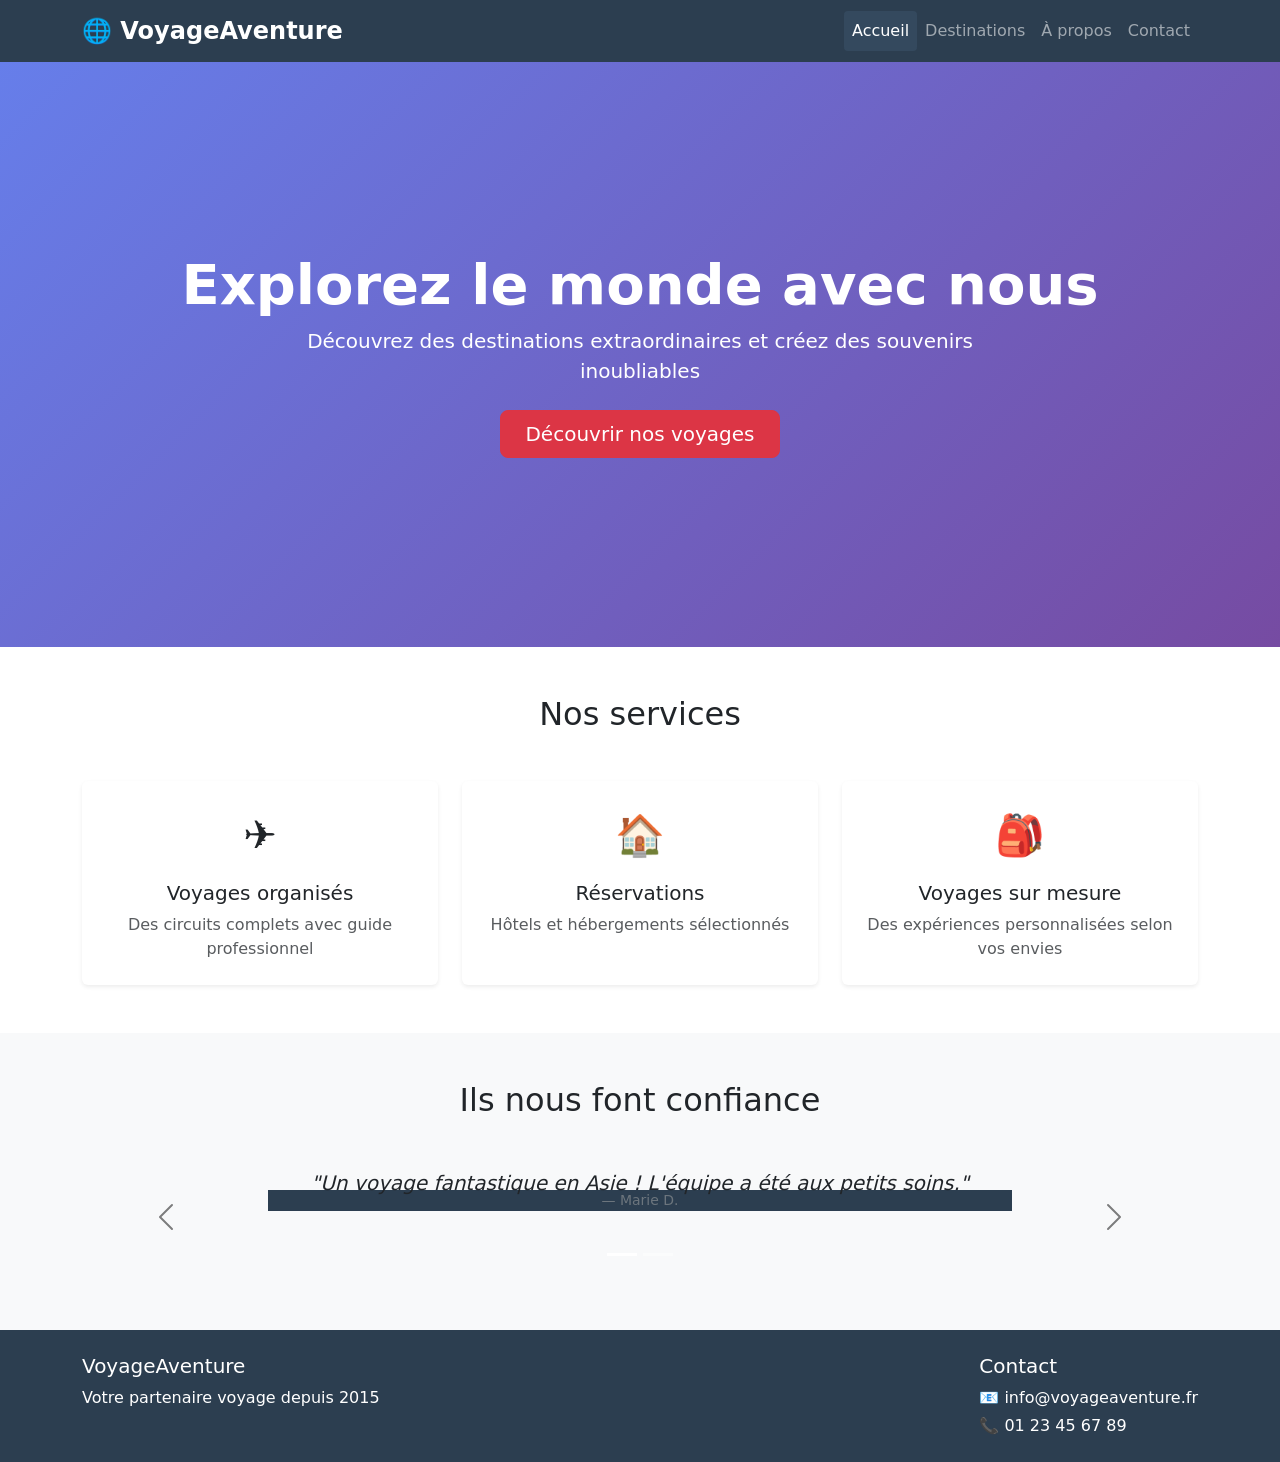
<file: index.html>
<!DOCTYPE html>
<html lang="fr">
<head>
  <meta charset="UTF-8">
  <meta name="viewport" content="width=device-width, initial-scale=1.0">
  <title>VoyageAventure - Accueil</title>

  <link rel="stylesheet" href="https://cdn.jsdelivr.net/npm/bootstrap@5.3.3/dist/css/bootstrap.min.css">
  <link rel="stylesheet" href="css/commun.css">
  <link rel="stylesheet" href="css/accueil.css">
</head>
<body>

  <!-- NAVIGATION : composant partagé, identique sur les 4 pages -->
  <header>
    <nav class="navbar navbar-expand-lg navbar-dark sticky-top">
      <div class="container">
        <a class="navbar-brand" href="index.html">&#127760; VoyageAventure</a>

        <button class="navbar-toggler" type="button" data-bs-toggle="collapse"
                data-bs-target="#navPrincipale" aria-controls="navPrincipale"
                aria-expanded="false" aria-label="Basculer la navigation">
          <span class="navbar-toggler-icon"></span>
        </button>

        <div class="collapse navbar-collapse" id="navPrincipale">
          <ul class="navbar-nav ms-auto">
            <li class="nav-item">
              <a class="nav-link active" aria-current="page" href="index.html">Accueil</a>
            </li>
            <li class="nav-item">
              <a class="nav-link" href="destinations.html">Destinations</a>
            </li>
            <li class="nav-item">
              <a class="nav-link" href="apropos.html">À propos</a>
            </li>
            <li class="nav-item">
              <a class="nav-link" href="contact.html">Contact</a>
            </li>
          </ul>
        </div>
      </div>
    </nav>
  </header>

  <main>

    <!-- HERO -->
    <section class="hero d-flex align-items-center text-center text-white">
      <div class="container py-5">
        <h1 class="display-4 fw-bold">Explorez le monde avec nous</h1>
        <p class="lead col-lg-8 mx-auto mb-4">
          Découvrez des destinations extraordinaires et créez des souvenirs inoubliables
        </p>
        <a href="destinations.html" class="btn btn-danger btn-lg px-4">Découvrir nos voyages</a>
      </div>
    </section>

    <!-- SERVICES : Bootstrap cards -->
    <section class="py-5">
      <div class="container">
        <h2 class="text-center mb-5">Nos services</h2>
        <div class="row g-4 justify-content-center">

          <div class="col-sm-8 col-md-4">
            <div class="card service-card h-100 text-center border-0 shadow-sm">
              <div class="card-body p-4">
                <div class="fs-1 mb-3">&#9992;&#65039;</div>
                <h3 class="card-title h5">Voyages organisés</h3>
                <p class="card-text text-muted">Des circuits complets avec guide professionnel</p>
              </div>
            </div>
          </div>

          <div class="col-sm-8 col-md-4">
            <div class="card service-card h-100 text-center border-0 shadow-sm">
              <div class="card-body p-4">
                <div class="fs-1 mb-3">&#127968;</div>
                <h3 class="card-title h5">Réservations</h3>
                <p class="card-text text-muted">Hôtels et hébergements sélectionnés</p>
              </div>
            </div>
          </div>

          <div class="col-sm-8 col-md-4">
            <div class="card service-card h-100 text-center border-0 shadow-sm">
              <div class="card-body p-4">
                <div class="fs-1 mb-3">&#127890;</div>
                <h3 class="card-title h5">Voyages sur mesure</h3>
                <p class="card-text text-muted">Des expériences personnalisées selon vos envies</p>
              </div>
            </div>
          </div>

        </div>
      </div>
    </section>

    <!-- TÉMOIGNAGES : Bootstrap carousel (le composant JS demandé) -->
    <section class="py-5 bg-light">
      <div class="container">
        <h2 class="text-center mb-5">Ils nous font confiance</h2>

        <div id="carouselTemoignages" class="carousel slide" data-bs-ride="carousel">
          <div class="carousel-inner">

            <div class="carousel-item active">
              <blockquote class="text-center mx-auto col-lg-8">
                <p class="fs-5 fst-italic mb-2">
                  "Un voyage fantastique en Asie ! L'équipe a été aux petits soins."
                </p>
                <footer class="blockquote-footer">Marie D.</footer>
              </blockquote>
            </div>

            <div class="carousel-item">
              <blockquote class="text-center mx-auto col-lg-8">
                <p class="fs-5 fst-italic mb-2">
                  "Service impeccable, je recommande vivement !"
                </p>
                <footer class="blockquote-footer">Pierre L.</footer>
              </blockquote>
            </div>

          </div>

          <button class="carousel-control-prev" type="button"
                  data-bs-target="#carouselTemoignages" data-bs-slide="prev">
            <span class="carousel-control-prev-icon" aria-hidden="true"></span>
            <span class="visually-hidden">Témoignage précédent</span>
          </button>
          <button class="carousel-control-next" type="button"
                  data-bs-target="#carouselTemoignages" data-bs-slide="next">
            <span class="carousel-control-next-icon" aria-hidden="true"></span>
            <span class="visually-hidden">Témoignage suivant</span>
          </button>

          <div class="carousel-indicators position-relative mt-3">
            <button type="button" data-bs-target="#carouselTemoignages" data-bs-slide-to="0"
                    class="active" aria-current="true" aria-label="Témoignage 1"></button>
            <button type="button" data-bs-target="#carouselTemoignages" data-bs-slide-to="1"
                    aria-label="Témoignage 2"></button>
          </div>
        </div>
      </div>
    </section>

  </main>

  <!-- FOOTER : composant partagé, identique sur les 4 pages -->
  <footer class="text-white py-4">
    <div class="container d-flex flex-wrap justify-content-between gap-4">
      <div>
        <h3 class="h5">VoyageAventure</h3>
        <p class="mb-0">Votre partenaire voyage depuis 2015</p>
      </div>
      <div>
        <h3 class="h5">Contact</h3>
        <p class="mb-1">&#128231; info@voyageaventure.fr</p>
        <p class="mb-0">&#128222; 01 23 45 67 89</p>
      </div>
    </div>
  </footer>

  <script src="https://cdn.jsdelivr.net/npm/bootstrap@5.3.3/dist/js/bootstrap.bundle.min.js"></script>
</body>
</html>
</file>
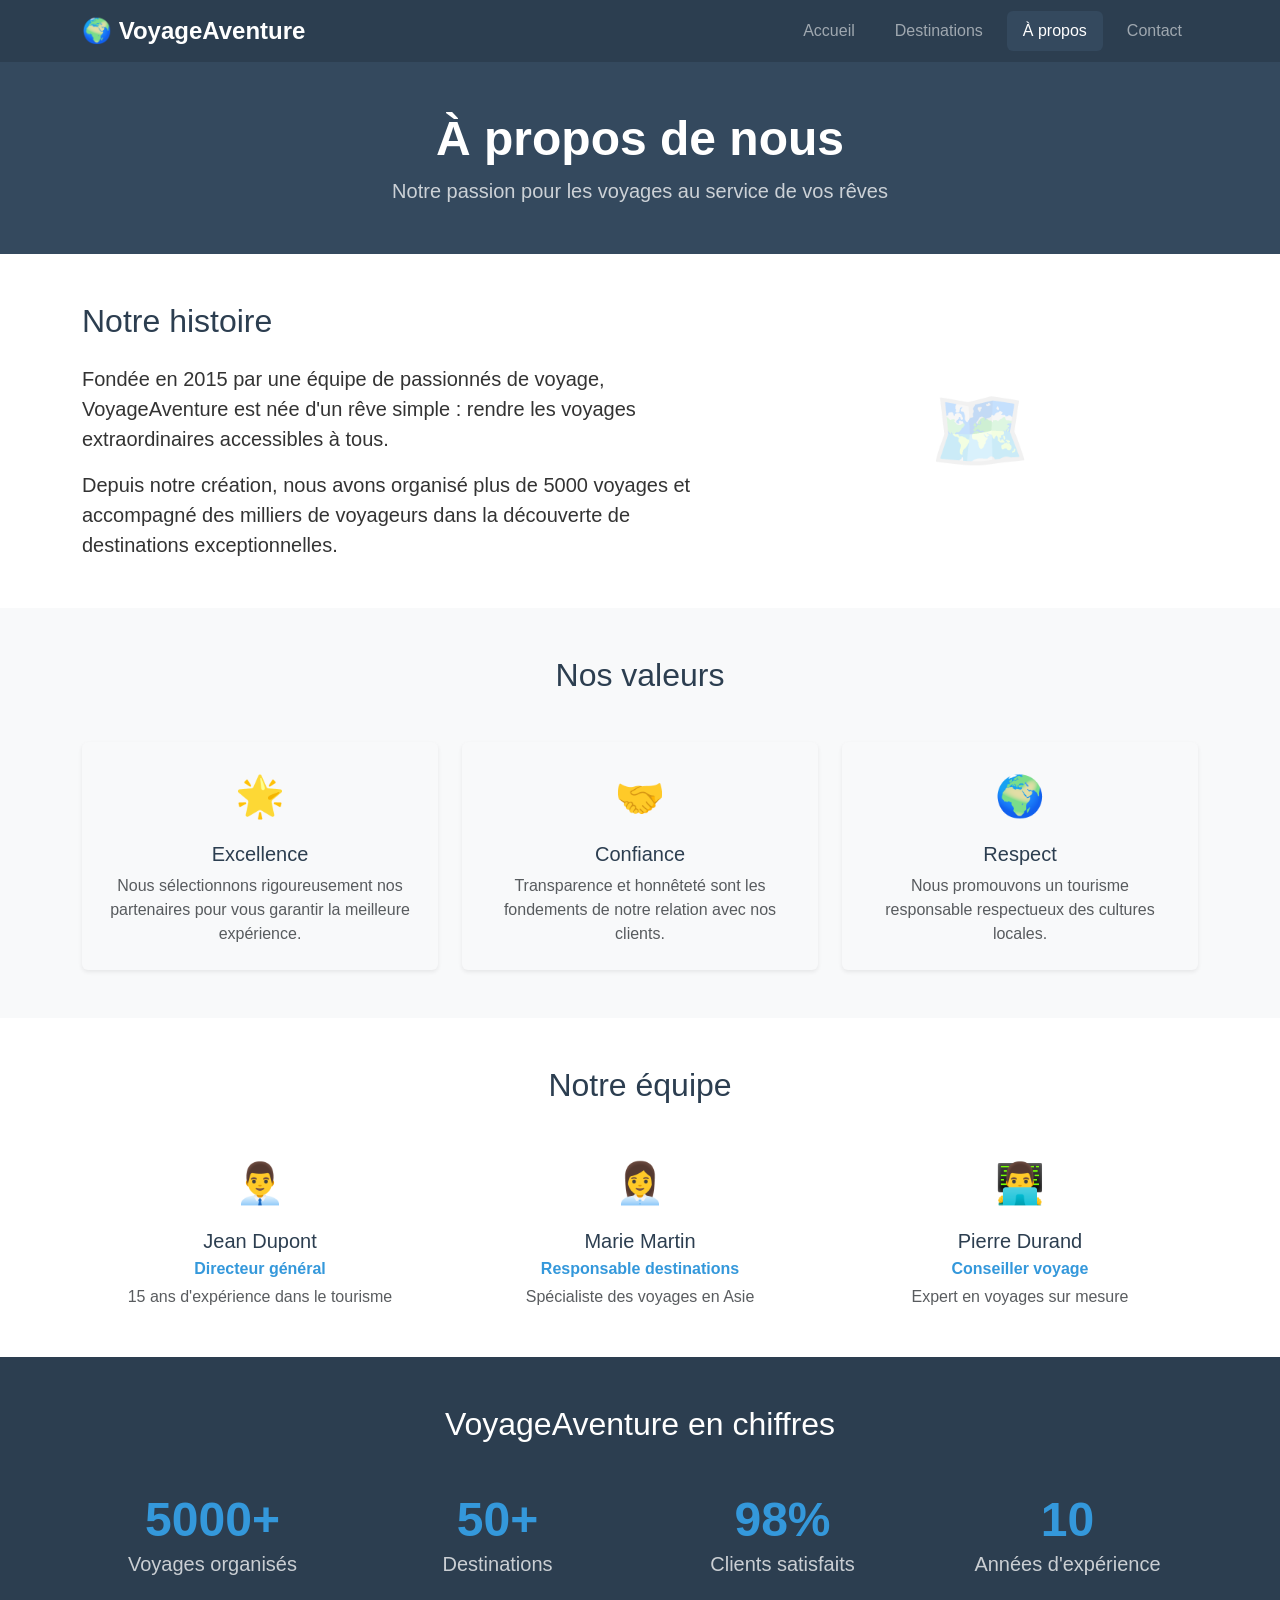
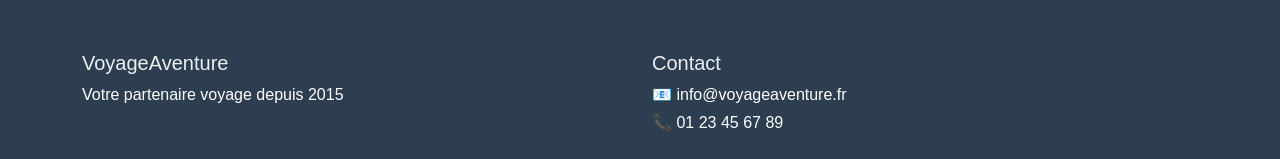
<file: apropos.html>
<!DOCTYPE html>
<html lang="fr">
<head>
    <meta charset="UTF-8">
    <meta name="viewport" content="width=device-width, initial-scale=1.0">
    <title>VoyageAventure - À propos</title>
    <link href="https://cdn.jsdelivr.net/npm/bootstrap@5.3.8/dist/css/bootstrap.min.css" rel="stylesheet" integrity="sha384-sRIl4kxILFvY47J16cr9ZwB07vP4J8+LH7qKQnuqkuIAvNWLzeN8tE5YBujZqJLB" crossorigin="anonymous">
    <style>
        :root {
            --bs-primary: #3498db;
            --bs-primary-rgb: 52, 152, 219;
            --bs-secondary: #34495e;
            --bs-secondary-rgb: 52, 73, 94;
            --bs-dark: #2c3e50;
            --bs-dark-rgb: 44, 62, 80;
            --bs-success: #27ae60;
            --bs-success-rgb: 39, 174, 96;
            --bs-danger: #e74c3c;
            --bs-danger-rgb: 231, 76, 60;
            --bs-light: #ecf0f1;
            --bs-light-rgb: 236, 240, 241;
            --bs-body-bg: #f8f9fa;
            --bs-body-color: #333;
            --bs-body-font-family: Arial, sans-serif;
            --bs-link-color: var(--bs-primary);
        }
        .btn-danger {
            --bs-btn-bg: var(--bs-danger);
            --bs-btn-border-color: var(--bs-danger);
            --bs-btn-hover-bg: #c0392b;
            --bs-btn-hover-border-color: #c0392b;
        }
        .btn-success {
            --bs-btn-bg: var(--bs-success);
            --bs-btn-border-color: var(--bs-success);
            --bs-btn-hover-bg: #219a52;
            --bs-btn-hover-border-color: #219a52;
        }
        .navbar-dark .nav-link.active { 
            background-color: var(--bs-secondary); 
            border-radius: .375rem; 
        }
    </style>
</head>
<body>
    <nav class="navbar navbar-expand-lg navbar-dark bg-dark sticky-top">
        <div class="container">
            <a class="navbar-brand fw-bold fs-4" href="index.html">🌍 VoyageAventure</a>
            <button class="navbar-toggler" type="button" data-bs-toggle="collapse" data-bs-target="#mainNav">
                <span class="navbar-toggler-icon"></span>
            </button>
            <div class="collapse navbar-collapse" id="mainNav">
                <ul class="navbar-nav ms-auto gap-lg-2">
                    <li class="nav-item"><a href="index.html" class="nav-link px-3">Accueil</a></li>
                    <li class="nav-item"><a href="destinations.html" class="nav-link px-3">Destinations</a></li>
                    <li class="nav-item"><a href="apropos.html" class="nav-link active px-3">À propos</a></li>
                    <li class="nav-item"><a href="contact.html" class="nav-link px-3">Contact</a></li>
                </ul>
            </div>
        </div>
    </nav>

    <header class="bg-secondary text-white text-center py-5">
        <div class="container">
            <h1 class="display-5 fw-bold">À propos de nous</h1>
            <p class="fs-5 opacity-75 mb-0">Notre passion pour les voyages au service de vos rêves</p>
        </div>
    </header>

    <section class="bg-white py-5">
        <div class="container">
            <div class="row align-items-center g-5">
                <div class="col-lg-7">
                    <h2 class="mb-4 text-dark">Notre histoire</h2>
                    <p class="fs-5 mb-3">Fondée en 2015 par une équipe de passionnés de voyage, VoyageAventure est née d'un rêve simple : rendre les voyages extraordinaires accessibles à tous.</p>
                    <p class="fs-5 mb-0">Depuis notre création, nous avons organisé plus de 5000 voyages et accompagné des milliers de voyageurs dans la découverte de destinations exceptionnelles.</p>
                </div>
                <div class="col-lg-5 text-center">
                    <span class="display-1 opacity-25">🗺️</span>
                </div>
            </div>
        </div>
    </section>

    <section class="py-5" style="background-color: var(--bs-body-bg);">
        <div class="container">
            <h2 class="text-center text-dark mb-5">Nos valeurs</h2>
            <div class="row g-4">
                <div class="col-md-4">
                    <div class="card h-100 shadow-sm text-center p-4 border-0">
                        <div class="fs-1 mb-3">🌟</div>
                        <h3 class="h5 text-dark">Excellence</h3>
                        <p class="text-body-secondary mb-0">Nous sélectionnons rigoureusement nos partenaires pour vous garantir la meilleure expérience.</p>
                    </div>
                </div>
                <div class="col-md-4">
                    <div class="card h-100 shadow-sm text-center p-4 border-0">
                        <div class="fs-1 mb-3">🤝</div>
                        <h3 class="h5 text-dark">Confiance</h3>
                        <p class="text-body-secondary mb-0">Transparence et honnêteté sont les fondements de notre relation avec nos clients.</p>
                    </div>
                </div>
                <div class="col-md-4">
                    <div class="card h-100 shadow-sm text-center p-4 border-0">
                        <div class="fs-1 mb-3">🌍</div>
                        <h3 class="h5 text-dark">Respect</h3>
                        <p class="text-body-secondary mb-0">Nous promouvons un tourisme responsable respectueux des cultures locales.</p>
                    </div>
                </div>
            </div>
        </div>
    </section>

    <section class="bg-white py-5">
        <div class="container">
            <h2 class="text-center text-dark mb-5">Notre équipe</h2>
            <div class="row g-4">
                <div class="col-md-4 text-center">
                    <div class="fs-1 mb-3">👨‍💼</div>
                    <h3 class="h5 text-dark mb-1">Jean Dupont</h3>
                    <p class="text-primary fw-bold mb-1">Directeur général</p>
                    <p class="text-body-secondary mb-0">15 ans d'expérience dans le tourisme</p>
                </div>
                <div class="col-md-4 text-center">
                    <div class="fs-1 mb-3">👩‍💼</div>
                    <h3 class="h5 text-dark mb-1">Marie Martin</h3>
                    <p class="text-primary fw-bold mb-1">Responsable destinations</p>
                    <p class="text-body-secondary mb-0">Spécialiste des voyages en Asie</p>
                </div>
                <div class="col-md-4 text-center">
                    <div class="fs-1 mb-3">👨‍💻</div>
                    <h3 class="h5 text-dark mb-1">Pierre Durand</h3>
                    <p class="text-primary fw-bold mb-1">Conseiller voyage</p>
                    <p class="text-body-secondary mb-0">Expert en voyages sur mesure</p>
                </div>
            </div>
        </div>
    </section>

    <section class="bg-dark text-white py-5">
        <div class="container">
            <h2 class="text-center text-white mb-5">VoyageAventure en chiffres</h2>
            <div class="row g-4 text-center">
                <div class="col-6 col-md-3">
                    <div class="display-5 fw-bold text-primary">5000+</div>
                    <div class="fs-5 opacity-75">Voyages organisés</div>
                </div>
                <div class="col-6 col-md-3">
                    <div class="display-5 fw-bold text-primary">50+</div>
                    <div class="fs-5 opacity-75">Destinations</div>
                </div>
                <div class="col-6 col-md-3">
                    <div class="display-5 fw-bold text-primary">98%</div>
                    <div class="fs-5 opacity-75">Clients satisfaits</div>
                </div>
                <div class="col-6 col-md-3">
                    <div class="display-5 fw-bold text-primary">10</div>
                    <div class="fs-5 opacity-75">Années d'expérience</div>
                </div>
            </div>
        </div>
    </section>

    <footer class="bg-dark text-white py-4">
        <div class="container">
            <div class="row g-4">
                <div class="col-md-6">
                    <h3 class="h5 text-light">VoyageAventure</h3>
                    <p class="mb-0">Votre partenaire voyage depuis 2015</p>
                </div>
                <div class="col-md-6">
                    <h3 class="h5 text-light">Contact</h3>
                    <p class="mb-1">📧 info@voyageaventure.fr</p>
                    <p class="mb-0">📞 01 23 45 67 89</p>
                </div>
            </div>
        </div>
    </footer>

    <script src="https://cdn.jsdelivr.net/npm/bootstrap@5.3.8/dist/js/bootstrap.bundle.min.js" integrity="sha384-FKyoEForCGlyvwx9Hj09JcYn3nv7wiPVlz7YYwJrWVcXK/BmnVDxM+D2scQbITxI" crossorigin="anonymous"></script>
</body>
</html>
</file>
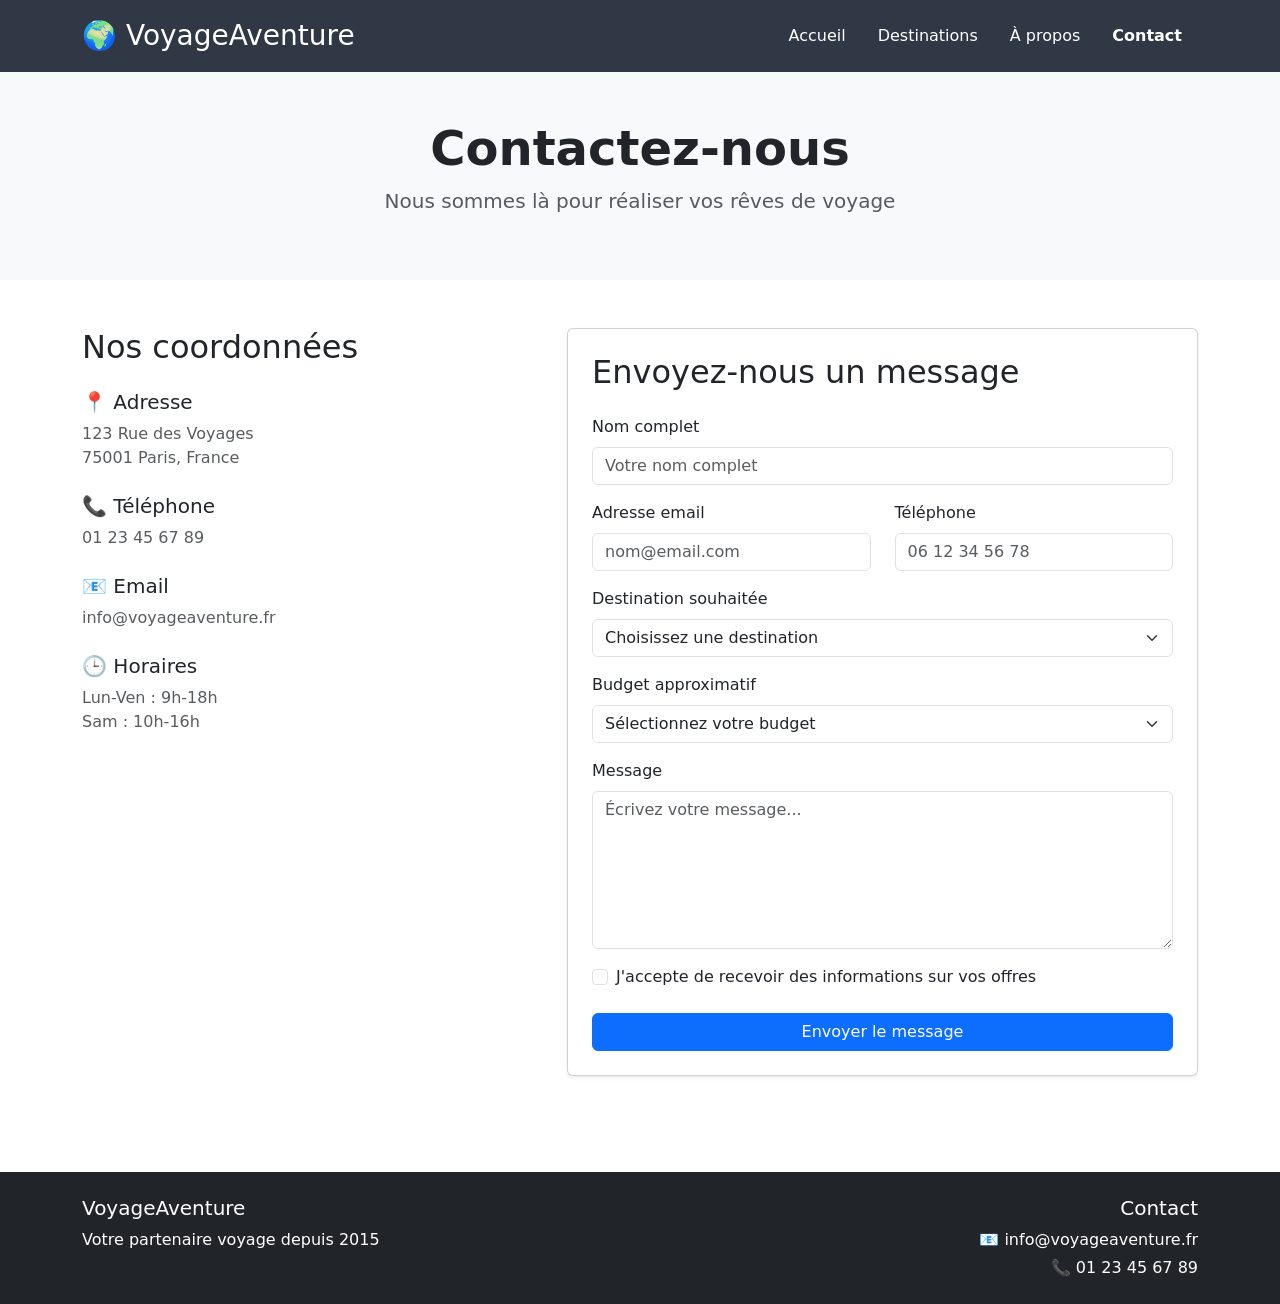
<file: contact.html>
<!DOCTYPE html>
<html lang="fr">

<head>
    <meta charset="UTF-8">
    <meta name="viewport" content="width=device-width, initial-scale=1.0">

    <title>VoyageAventure - Contact</title>

    <!--<link rel="stylesheet" href="css/styles.css">-->

    <!-- Bootstrap CSS -->
    <link
        href="https://cdn.jsdelivr.net/npm/bootstrap@5.3.8/dist/css/bootstrap.min.css"
        rel="stylesheet"
        integrity="sha384-sRIl4kxILFvY47J16cr9ZwB07vP4J8+LH7qKQnuqkuIAvNWLzeN8tE5YBujZqJLB"
        crossorigin="anonymous"
    >
</head>

<body>
                  
    <header class=" text-white py-3" style="background-color: #303845;"> 

        <div class="container">
            <!-- container = responsive centered content -->

            <div class="d-flex justify-content-between align-items-center">
                <!--
                    d-flex = activates Flexbox
                    justify-content-between = adds space between elements
                    align-items-center = vertically centers elements
                -->

                <h1 class="h3 mb-0">
                    🌍 VoyageAventure
                </h1>

                <nav>

                    <ul class="nav">
                        <!-- nav = Bootstrap navigation -->

                        <li class="nav-item">

                            <a href="index.html" class="nav-link text-white">
                                Accueil
                            </a>

                        </li>


                        <li class="nav-item">

                            <a href="destinations.html" class="nav-link text-white">
                                Destinations
                            </a>

                        </li>


                        <li class="nav-item">

                            <a href="apropos.html" class="nav-link text-white">
                                À propos
                            </a>

                        </li>


                        <li class="nav-item">

                            <a
                                href="contact.html"
                                class="nav-link text-white fw-bold active"
                            >
                                Contact
                            </a>

                            <!--
                                fw-bold = bold text
                                active = active/current page
                            -->

                        </li>

                    </ul>

                </nav>

            </div>

        </div>

    </header>



    <section class="bg-light py-5 text-center">
        <!--
            bg-light = light background
            py-5 = vertical padding
            text-center = centers the text
        -->

        <div class="container">

            <h1 class="display-5 fw-bold">
                Contactez-nous
            </h1>

            <p class="lead text-muted">
                Nous sommes là pour réaliser vos rêves de voyage
            </p>

        </div>

    </section>



    <main class="container py-5">
        <!--
            container = responsive centered content
            py-5 = vertical padding
        -->


        <div class="row g-5">
            <!--
                row = Bootstrap grid row
                g-5 = gap between columns
            -->


            <div class="col-md-5">
                <!-- col-md-5 = takes 5 columns out of 12 on medium screens and bigger -->

                <h2 class="mb-4">
                    Nos coordonnées
                </h2>


                <div class="mb-4">

                    <h3 class="h5">
                        📍 Adresse
                    </h3>

                    <p class="text-muted">
                        123 Rue des Voyages<br>
                        75001 Paris, France
                    </p>

                </div>


                <div class="mb-4">

                    <h3 class="h5">
                        📞 Téléphone
                    </h3>

                    <p class="text-muted">
                        01 23 45 67 89
                    </p>

                </div>


                <div class="mb-4">

                    <h3 class="h5">
                        📧 Email
                    </h3>

                    <p class="text-muted">
                        info@voyageaventure.fr
                    </p>

                </div>


                <div class="mb-4">

                    <h3 class="h5">
                        🕒 Horaires
                    </h3>

                    <p class="text-muted">
                        Lun-Ven : 9h-18h<br>
                        Sam : 10h-16h
                    </p>

                </div>

            </div>



            <div class="col-md-7">
                <!-- col-md-7 = takes 7 columns out of 12 -->

                <div class="card shadow-sm">
                    <!--
                        card = Bootstrap card
                        shadow-sm = small shadow
                    -->

                    <div class="card-body p-4">
                        <!--
                            card-body = content inside the card
                            p-4 = padding
                        -->

                        <h2 class="mb-4">
                            Envoyez-nous un message
                        </h2>


                        <div
                            id="successAlert"
                            class="alert alert-success d-none"
                            role="alert"
                        >
                            Votre message a été envoyé avec succès !
                        </div>

                        <!--
                            alert alert-success = Bootstrap success alert
                            d-none = hides the alert
                        -->


                        <form
                            id="contactForm"
                            class="needs-validation"
                            novalidate
                        >

                            <!--
                                needs-validation = Bootstrap validation class
                                novalidate = disables browser default validation message
                            -->


                            <div class="mb-3">
                                <!-- mb-3 = bottom margin -->

                                <label
                                    for="name"
                                    class="form-label"
                                >
                                    Nom complet
                                </label>

                                <!-- form-label = Bootstrap label style -->


                                <input
                                    type="text"
                                    id="name"
                                    name="name"
                                    class="form-control"
                                    placeholder="Votre nom complet"
                                    minlength="2"
                                    required
                                >

                                <!-- form-control = Bootstrap input style -->


                                <div class="invalid-feedback">
                                    Veuillez entrer votre nom.
                                </div>

                                <!-- invalid-feedback = Bootstrap validation error message -->

                            </div>



                            <div class="row">


                                <div class="col-md-6 mb-3">
                                    <!-- col-md-6 = 50% width on medium screens and bigger -->

                                    <label
                                        for="email"
                                        class="form-label"
                                    >
                                        Adresse email
                                    </label>


                                    <input
                                        type="email"
                                        id="email"
                                        name="email"
                                        class="form-control"
                                        placeholder="nom@email.com"
                                        required
                                    >


                                    <div class="invalid-feedback">
                                        Veuillez entrer une adresse email valide.
                                    </div>

                                </div>



                                <div class="col-md-6 mb-3">

                                    <label
                                        for="phone"
                                        class="form-label"
                                    >
                                        Téléphone
                                    </label>


                                    <input
                                        type="tel"
                                        id="phone"
                                        name="phone"
                                        class="form-control"
                                        placeholder="06 12 34 56 78"
                                    >

                                </div>


                            </div>



                            <div class="mb-3">

                                <label
                                    for="destination"
                                    class="form-label"
                                >
                                    Destination souhaitée
                                </label>


                                <select
                                    id="destination"
                                    name="destination"
                                    class="form-select"
                                    required
                                >

                                    <!-- form-select = Bootstrap dropdown style -->


                                    <option
                                        value=""
                                        selected
                                        disabled
                                    >
                                        Choisissez une destination
                                    </option>


                                    <option value="europe">
                                        Europe
                                    </option>


                                    <option value="asie">
                                        Asie
                                    </option>


                                    <option value="amerique">
                                        Amérique
                                    </option>


                                    <option value="afrique">
                                        Afrique
                                    </option>


                                    <option value="oceanie">
                                        Océanie
                                    </option>

                                </select>


                                <div class="invalid-feedback">
                                    Veuillez choisir une destination.
                                </div>

                            </div>



                            <div class="mb-3">

                                <label
                                    for="budget"
                                    class="form-label"
                                >
                                    Budget approximatif
                                </label>


                                <select
                                    id="budget"
                                    name="budget"
                                    class="form-select"
                                >

                                    <option value="">
                                        Sélectionnez votre budget
                                    </option>


                                    <option value="500-1000">
                                        500€ - 1000€
                                    </option>


                                    <option value="1000-2000">
                                        1000€ - 2000€
                                    </option>


                                    <option value="2000-3000">
                                        2000€ - 3000€
                                    </option>


                                    <option value="3000+">
                                        Plus de 3000€
                                    </option>

                                </select>

                            </div>



                            <div class="mb-3">

                                <label
                                    for="message"
                                    class="form-label"
                                >
                                    Message
                                </label>


                                <textarea
                                    id="message"
                                    name="message"
                                    rows="6"
                                    class="form-control"
                                    placeholder="Écrivez votre message..."
                                    minlength="10"
                                    required
                                ></textarea>

                                <!-- form-control also styles textarea -->


                                <div class="invalid-feedback">
                                    Votre message doit contenir au moins 10 caractères.
                                </div>

                            </div>



                            <div class="form-check mb-4">
                                <!--
                                    form-check = Bootstrap checkbox container
                                    mb-4 = bottom margin
                                -->

                                <input
                                    type="checkbox"
                                    id="offers"
                                    name="offers"
                                    class="form-check-input"
                                    required
                                >

                                <!-- form-check-input = Bootstrap checkbox style -->


                                <label
                                    for="offers"
                                    class="form-check-label"
                                >
                                    J'accepte de recevoir des informations sur vos offres
                                </label>

                                <!-- form-check-label = Bootstrap checkbox label -->


                                <div class="invalid-feedback">
                                    Vous devez accepter avant d'envoyer le formulaire.
                                </div>

                            </div>



                            <button
                                type="submit"
                                class="btn btn-primary w-100"
                            >
                                Envoyer le message
                            </button>

                            <!--
                                btn = Bootstrap button
                                btn-primary = primary button color
                                w-100 = width 100%
                            -->


                        </form>

                    </div>

                </div>

            </div>


        </div>

    </main>



    <footer class="bg-dark text-white py-4 mt-5">
        <!--
            bg-dark = dark background
            text-white = white text
            py-4 = vertical padding
            mt-5 = top margin
        -->

        <div class="container">

            <div class="row">


                <div class="col-md-6">
                    <!-- col-md-6 = half width -->

                    <h3 class="h5">
                        VoyageAventure
                    </h3>

                    <p class="mb-0">
                        Votre partenaire voyage depuis 2015
                    </p>

                </div>



                <div class="col-md-6 text-md-end">
                    <!--
                        col-md-6 = half width
                        text-md-end = aligns text to the right on medium screens
                    -->

                    <h3 class="h5">
                        Contact
                    </h3>

                    <p class="mb-1">
                        📧 info@voyageaventure.fr
                    </p>

                    <p class="mb-0">
                        📞 01 23 45 67 89
                    </p>

                </div>


            </div>

        </div>

    </footer>



    <script>

        const form = document.getElementById("contactForm");

        const successAlert = document.getElementById("successAlert");


        form.addEventListener("submit", function (event) {


            event.preventDefault();


            if (!form.checkValidity()) {

                event.stopPropagation();


                // was-validated = Bootstrap shows valid and invalid styles
                form.classList.add("was-validated");


                // d-none hides the Bootstrap alert
                successAlert.classList.add("d-none");


                return;
            }


            // Remove d-none to show Bootstrap confirmation alert
            successAlert.classList.remove("d-none");


            form.reset();


            // Removes Bootstrap validation colors after submit
            form.classList.remove("was-validated");

        });

    </script>



    <!-- Bootstrap JavaScript -->
    <script
        src="https://cdn.jsdelivr.net/npm/bootstrap@5.3.8/dist/js/bootstrap.bundle.min.js"
        integrity="sha384-FKyoEForCGlyvwx9Hj09JcYn3nv7wiPVlz7YYwJrWVcXK/BmnVDxM+D2scQbITxI"
        crossorigin="anonymous"
    ></script>


</body>

</html>
</file>
<file: css/commun.css>
/*
  commun.css — styles partagés entre les 4 pages (navbar + footer).
  Proposition de départ à valider avec le dev3 (composants partagés) :
  n'y mettre QUE ce qui doit être strictement identique partout.
*/

:root {
  --voyage-navy: #2c3e50;
  --voyage-navy-dark: #34495e;
  --voyage-accent: #3498db;
}

.navbar {
  background-color: var(--voyage-navy);
}

.navbar-brand {
  font-size: 1.5rem;
  font-weight: bold;
}

.nav-link.active,
.nav-link:hover {
  background-color: var(--voyage-navy-dark);
  border-radius: 4px;
}

footer {
  background-color: var(--voyage-navy);
}
</file>
<file: css/accueil.css>
/* accueil.css — spécifique à index.html (moins de 50 lignes) */

.hero {
  background: linear-gradient(135deg, #667eea 0%, #764ba2 100%);
  min-height: 65vh;
}

.service-card {
  transition: transform 0.3s ease, box-shadow 0.3s ease;
}

.service-card:hover {
  transform: translateY(-5px);
  box-shadow: 0 0.5rem 1rem rgba(52, 152, 219, 0.35) !important;
}

/* Les icônes du carousel sont blanches par défaut : illisibles sur fond clair */
.carousel-control-prev-icon,
.carousel-control-next-icon {
  filter: invert(1) grayscale(100);
}

.carousel-indicators button {
  background-color: var(--voyage-navy);
}
</file>
<file: css/styles.css>
/* Reset et base */
* {
    margin: 0;
    padding: 0;
    box-sizing: border-box;
}

body {
    font-family: 'Arial', sans-serif;
    line-height: 1.6;
    color: #333;
    background-color: #f8f9fa;
}

.container {
    max-width: 1200px;
    margin: 0 auto;
    padding: 0 20px;
}

/* Header global */
.site-header {
    background-color: #2c3e50;
    color: white;
    padding: 1rem 0;
    position: sticky;
    top: 0;
    z-index: 100;
}

.site-header .container {
    display: flex;
    justify-content: space-between;
    align-items: center;
}

.logo {
    font-size: 1.8rem;
    font-weight: bold;
}

.nav-list {
    display: flex;
    list-style: none;
    gap: 2rem;
}

.nav-link {
    color: white;
    text-decoration: none;
    padding: 0.5rem 1rem;
    border-radius: 4px;
    transition: background-color 0.3s;
}

.nav-link:hover,
.nav-link.active {
    background-color: #34495e;
}

/* Hero section (accueil) */
.hero {
    background: linear-gradient(135deg, #667eea 0%, #764ba2 100%);
    color: white;
    padding: 6rem 0;
    text-align: center;
}

.hero-title {
    font-size: 3rem;
    margin-bottom: 1rem;
}

.hero-subtitle {
    font-size: 1.3rem;
    margin-bottom: 2rem;
    opacity: 0.9;
}

.cta-button {
    background-color: #e74c3c;
    color: white;
    border: none;
    padding: 15px 30px;
    font-size: 1.1rem;
    border-radius: 5px;
    cursor: pointer;
    transition: background-color 0.3s;
}

.cta-button:hover {
    background-color: #c0392b;
}

/* Page headers */
.page-header {
    background-color: #34495e;
    color: white;
    padding: 3rem 0;
    text-align: center;
}

.page-title {
    font-size: 2.5rem;
    margin-bottom: 0.5rem;
}

.page-subtitle {
    font-size: 1.2rem;
    opacity: 0.8;
}

/* Sections communes */
.section-title {
    text-align: center;
    font-size: 2.2rem;
    margin-bottom: 3rem;
    color: #2c3e50;
}

/* Services (accueil) */
.services {
    padding: 4rem 0;
    background-color: white;
}

.services-grid {
    display: flex;
    gap: 2rem;
    justify-content: center;
    flex-wrap: wrap;
}

.service-card {
    background-color: #f8f9fa;
    padding: 2rem;
    border-radius: 8px;
    text-align: center;
    width: 300px;
    border: 2px solid transparent;
    transition: all 0.3s;
}

.service-card:hover {
    border-color: #3498db;
    transform: translateY(-5px);
}

.service-icon {
    font-size: 3rem;
    margin-bottom: 1rem;
}

.service-title {
    font-size: 1.5rem;
    margin-bottom: 1rem;
    color: #2c3e50;
}

/* Témoignages */
.testimonials {
    padding: 4rem 0;
    background-color: #ecf0f1;
}

.testimonials-grid {
    display: flex;
    gap: 2rem;
    justify-content: center;
    flex-wrap: wrap;
}

.testimonial-card {
    background-color: white;
    padding: 2rem;
    border-radius: 8px;
    width: 400px;
    box-shadow: 0 2px 10px rgba(0,0,0,0.1);
}

.testimonial-text {
    font-style: italic;
    margin-bottom: 1rem;
    font-size: 1.1rem;
}

.testimonial-author {
    font-weight: bold;
    color: #3498db;
}

/* Destinations */
.destinations {
    padding: 4rem 0;
}

.filters {
    text-align: center;
    margin-bottom: 3rem;
}

.filter-buttons {
    display: flex;
    gap: 1rem;
    justify-content: center;
    margin-top: 1rem;
    flex-wrap: wrap;
}

.filter-btn {
    background-color: #ecf0f1;
    border: none;
    padding: 0.5rem 1rem;
    border-radius: 20px;
    cursor: pointer;
    transition: all 0.3s;
}

.filter-btn.active,
.filter-btn:hover {
    background-color: #3498db;
    color: white;
}

.destinations-grid {
    display: grid;
    grid-template-columns: repeat(auto-fit, minmax(300px, 1fr));
    gap: 2rem;
}

.destination-card {
    background-color: white;
    border-radius: 8px;
    overflow: hidden;
    box-shadow: 0 4px 15px rgba(0,0,0,0.1);
    transition: transform 0.3s;
}

.destination-card:hover {
    transform: translateY(-5px);
}

.destination-image {
    font-size: 4rem;
    text-align: center;
    padding: 2rem;
    background-color: #f8f9fa;
}

.destination-content {
    padding: 1.5rem;
}

.destination-title {
    font-size: 1.5rem;
    margin-bottom: 0.5rem;
    color: #2c3e50;
}

.destination-description {
    color: #7f8c8d;
    margin-bottom: 1rem;
}

.destination-details {
    display: flex;
    justify-content: space-between;
    margin-bottom: 1rem;
}

.duration {
    color: #95a5a6;
}

.price {
    font-weight: bold;
    color: #e74c3c;
}

.destination-btn {
    background-color: #3498db;
    color: white;
    border: none;
    padding: 0.5rem 1rem;
    border-radius: 4px;
    cursor: pointer;
    transition: background-color 0.3s;
}

.destination-btn:hover {
    background-color: #2980b9;
}

/* Contact */
.contact-section {
    padding: 4rem 0;
}

.contact-content {
    display: grid;
    grid-template-columns: 1fr 1fr;
    gap: 4rem;
}

.contact-info h2 {
    margin-bottom: 2rem;
    color: #2c3e50;
}

.contact-item {
    display: flex;
    align-items: flex-start;
    margin-bottom: 2rem;
}

.contact-icon {
    font-size: 1.5rem;
    margin-right: 1rem;
    margin-top: 0.25rem;
}

.contact-details h3 {
    margin-bottom: 0.5rem;
    color: #2c3e50;
}

.contact-form-container {
    background-color: white;
    padding: 2rem;
    border-radius: 8px;
    box-shadow: 0 4px 15px rgba(0,0,0,0.1);
}

.contact-form-container h2 {
    margin-bottom: 2rem;
    color: #2c3e50;
}

.form-group {
    margin-bottom: 1.5rem;
}

.form-group label {
    display: block;
    margin-bottom: 0.5rem;
    font-weight: bold;
    color: #2c3e50;
}

.form-group input,
.form-group select,
.form-group textarea {
    width: 100%;
    padding: 0.75rem;
    border: 1px solid #ddd;
    border-radius: 4px;
    font-size: 1rem;
    transition: border-color 0.3s;
}

.form-group input:focus,
.form-group select:focus,
.form-group textarea:focus {
    outline: none;
    border-color: #3498db;
}

.checkbox-label {
    display: flex !important;
    align-items: center;
    font-weight: normal !important;
}

.checkbox-label input {
    width: auto !important;
    margin-right: 0.5rem;
}

.submit-button {
    background-color: #27ae60;
    color: white;
    border: none;
    padding: 12px 30px;
    border-radius: 4px;
    cursor: pointer;
    font-size: 1rem;
    transition: background-color 0.3s;
}

.submit-button:hover {
    background-color: #219a52;
}

/* À propos */
.about-story {
    padding: 4rem 0;
    background-color: white;
}

.story-content {
    display: flex;
    align-items: center;
    gap: 4rem;
}

.story-text {
    flex: 1;
}

.story-text h2 {
    font-size: 2rem;
    margin-bottom: 1.5rem;
    color: #2c3e50;
}

.story-text p {
    font-size: 1.1rem;
    margin-bottom: 1rem;
    line-height: 1.7;
}

.story-image {
    font-size: 8rem;
    opacity: 0.3;
}

.values {
    padding: 4rem 0;
    background-color: #f8f9fa;
}

.values-grid {
    display: grid;
    grid-template-columns: repeat(auto-fit, minmax(250px, 1fr));
    gap: 2rem;
}

.value-card {
    background-color: white;
    padding: 2rem;
    border-radius: 8px;
    text-align: center;
    box-shadow: 0 2px 10px rgba(0,0,0,0.1);
}

.value-icon {
    font-size: 3rem;
    margin-bottom: 1rem;
}

.value-card h3 {
    margin-bottom: 1rem;
    color: #2c3e50;
}

.team {
    padding: 4rem 0;
    background-color: white;
}

.team-grid {
    display: grid;
    grid-template-columns: repeat(auto-fit, minmax(250px, 1fr));
    gap: 2rem;
}

.team-member {
    text-align: center;
    padding: 2rem;
}

.member-photo {
    font-size: 4rem;
    margin-bottom: 1rem;
}

.member-name {
    font-size: 1.3rem;
    margin-bottom: 0.5rem;
    color: #2c3e50;
}

.member-role {
    color: #3498db;
    font-weight: bold;
    margin-bottom: 0.5rem;
}

.member-description {
    color: #7f8c8d;
}

.stats {
    padding: 4rem 0;
    background-color: #2c3e50;
    color: white;
}

.stats .section-title {
    color: white;
}

.stats-grid {
    display: grid;
    grid-template-columns: repeat(auto-fit, minmax(200px, 1fr));
    gap: 2rem;
}

.stat-item {
    text-align: center;
}

.stat-number {
    font-size: 3rem;
    font-weight: bold;
    color: #3498db;
    margin-bottom: 0.5rem;
}

.stat-label {
    font-size: 1.1rem;
    opacity: 0.9;
}

/* Footer global */
.site-footer {
    background-color: #2c3e50;
    color: white;
    padding: 2rem 0;
}

.footer-content {
    display: flex;
    justify-content: space-between;
    gap: 2rem;
}

.footer-section h3 {
    margin-bottom: 1rem;
    color: #ecf0f1;
}

.footer-section p {
    margin-bottom: 0.5rem;
}

/* Responsive */
@media (max-width: 768px) {
    .site-header .container {
        flex-direction: column;
        gap: 1rem;
    }

    .nav-list {
        flex-wrap: wrap;
        justify-content: center;
        gap: 1rem;
    }

    .hero-title {
        font-size: 2rem;
    }

    .services-grid,
    .testimonials-grid {
        flex-direction: column;
        align-items: center;
    }

    .contact-content {
        grid-template-columns: 1fr;
        gap: 2rem;
    }

    .story-content {
        flex-direction: column;
        text-align: center;
    }

    .footer-content {
        flex-direction: column;
    }

    .filter-buttons {
        flex-direction: column;
        align-items: center;
    }
}
</file>
